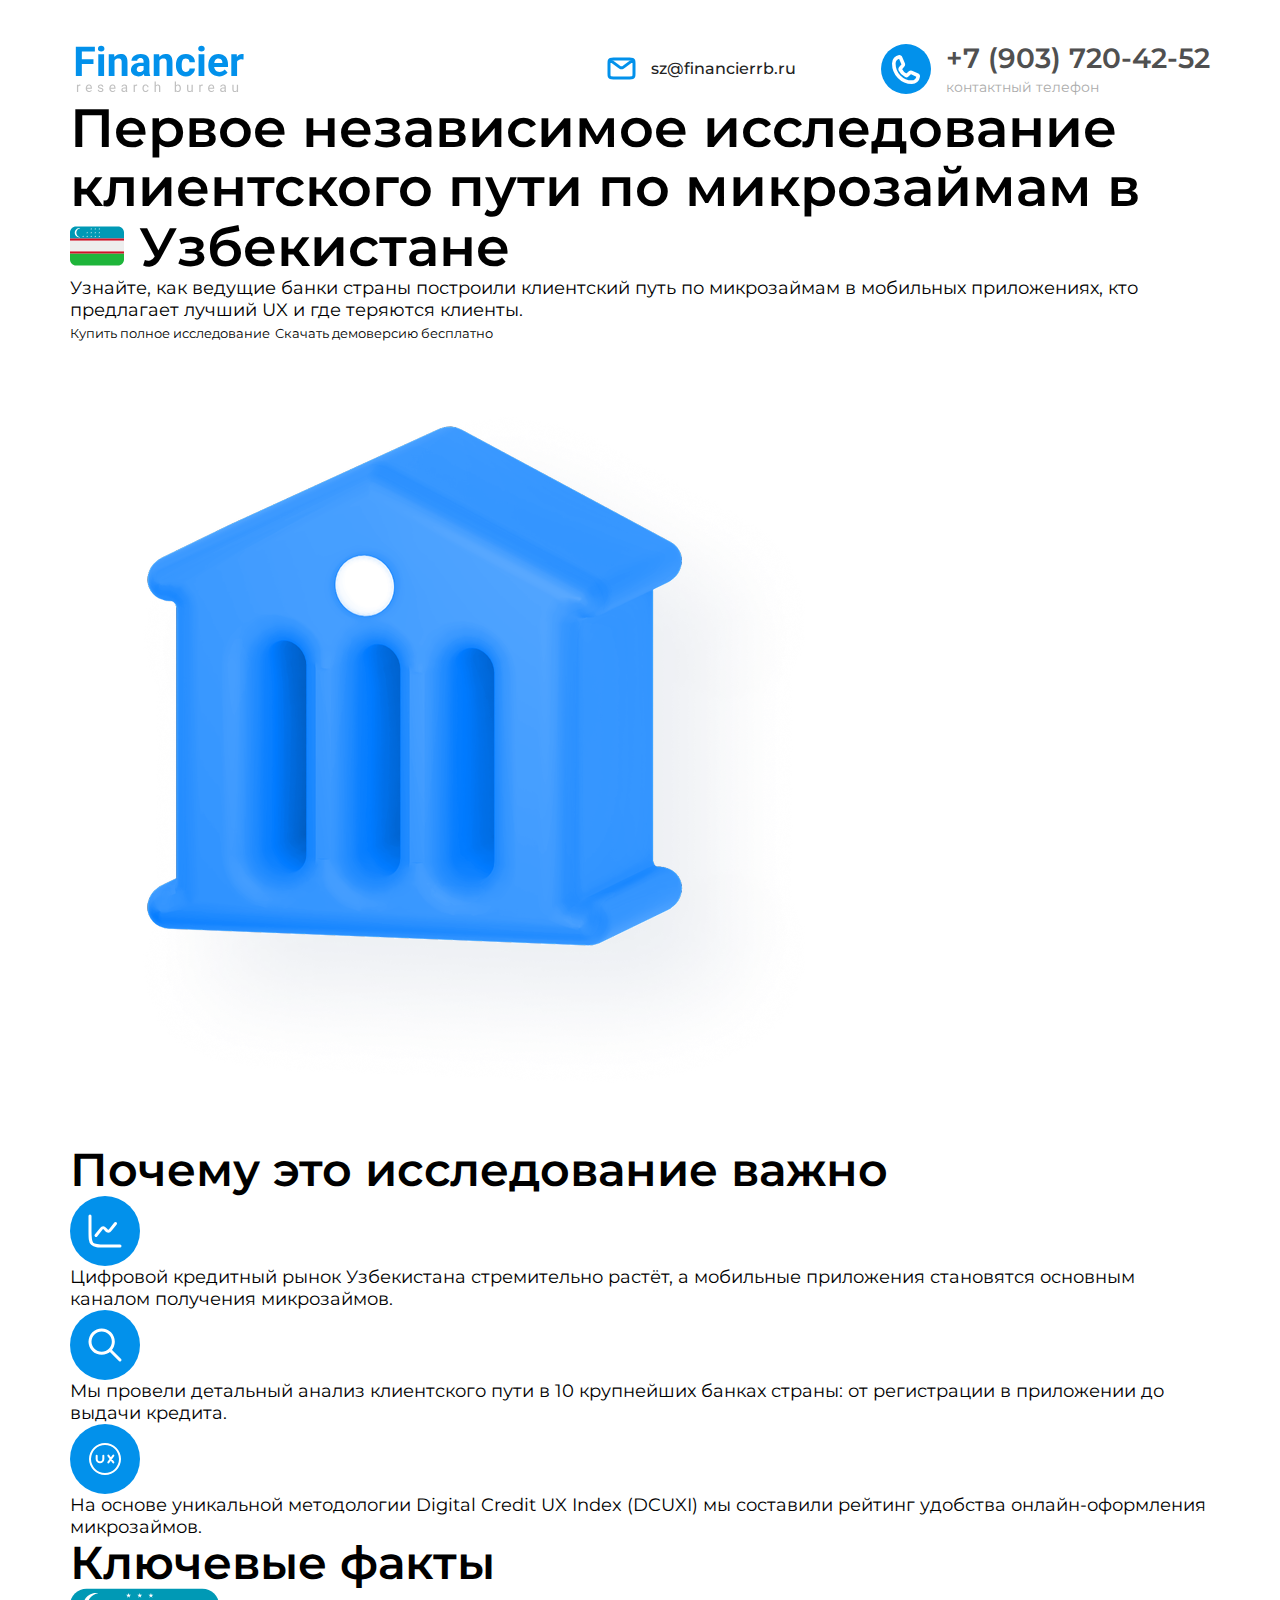
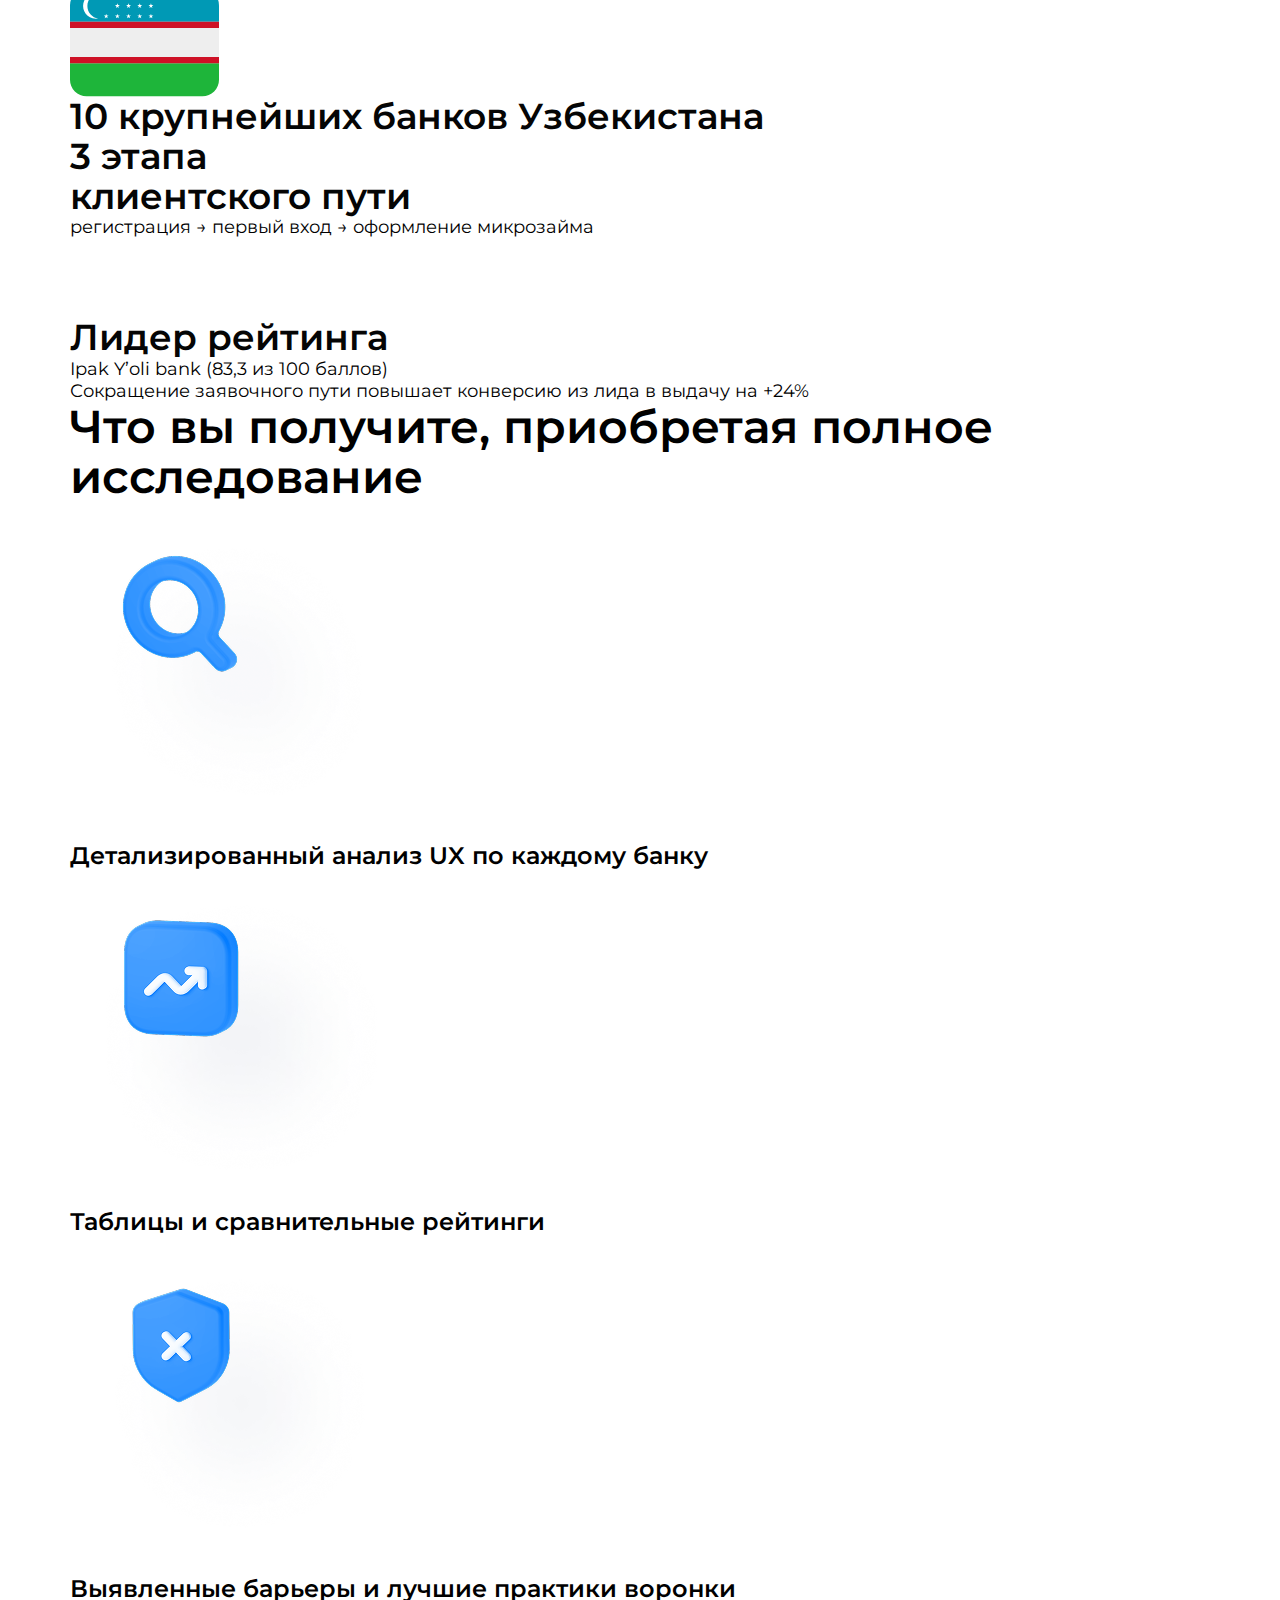
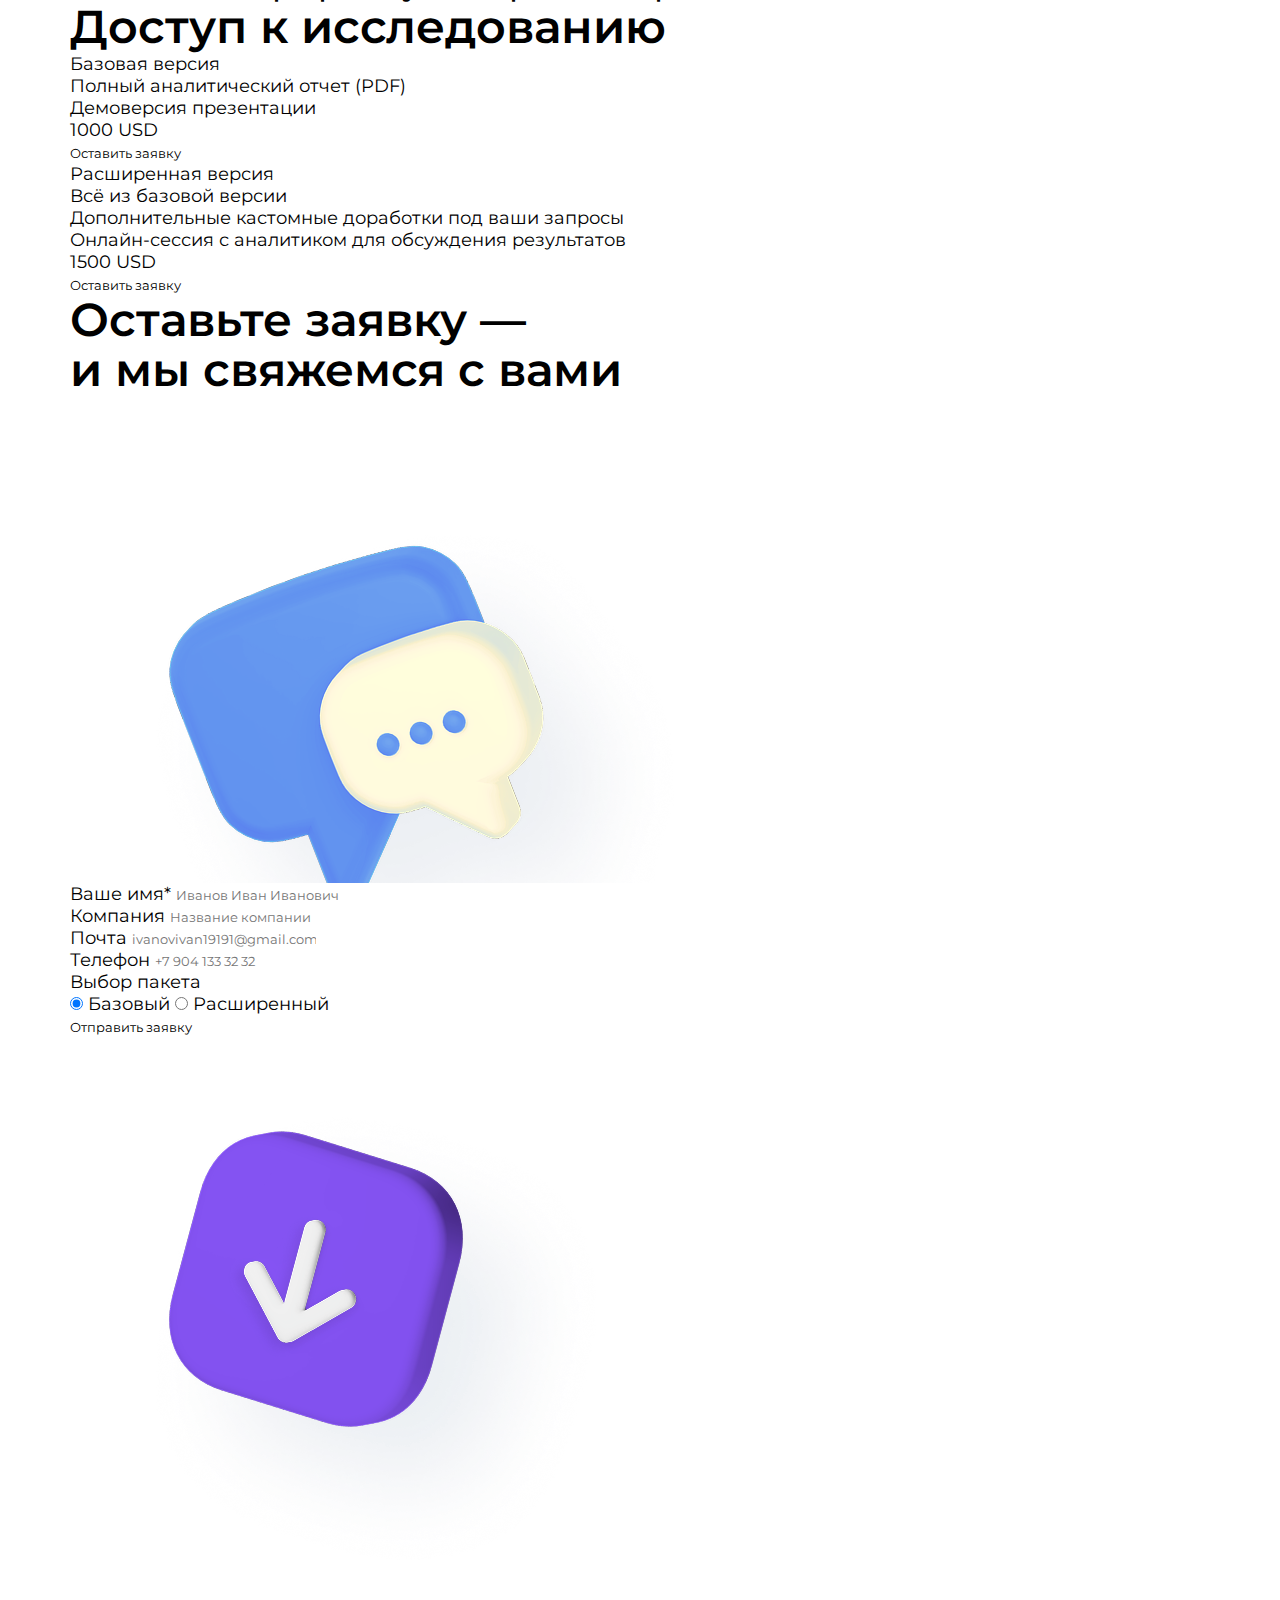
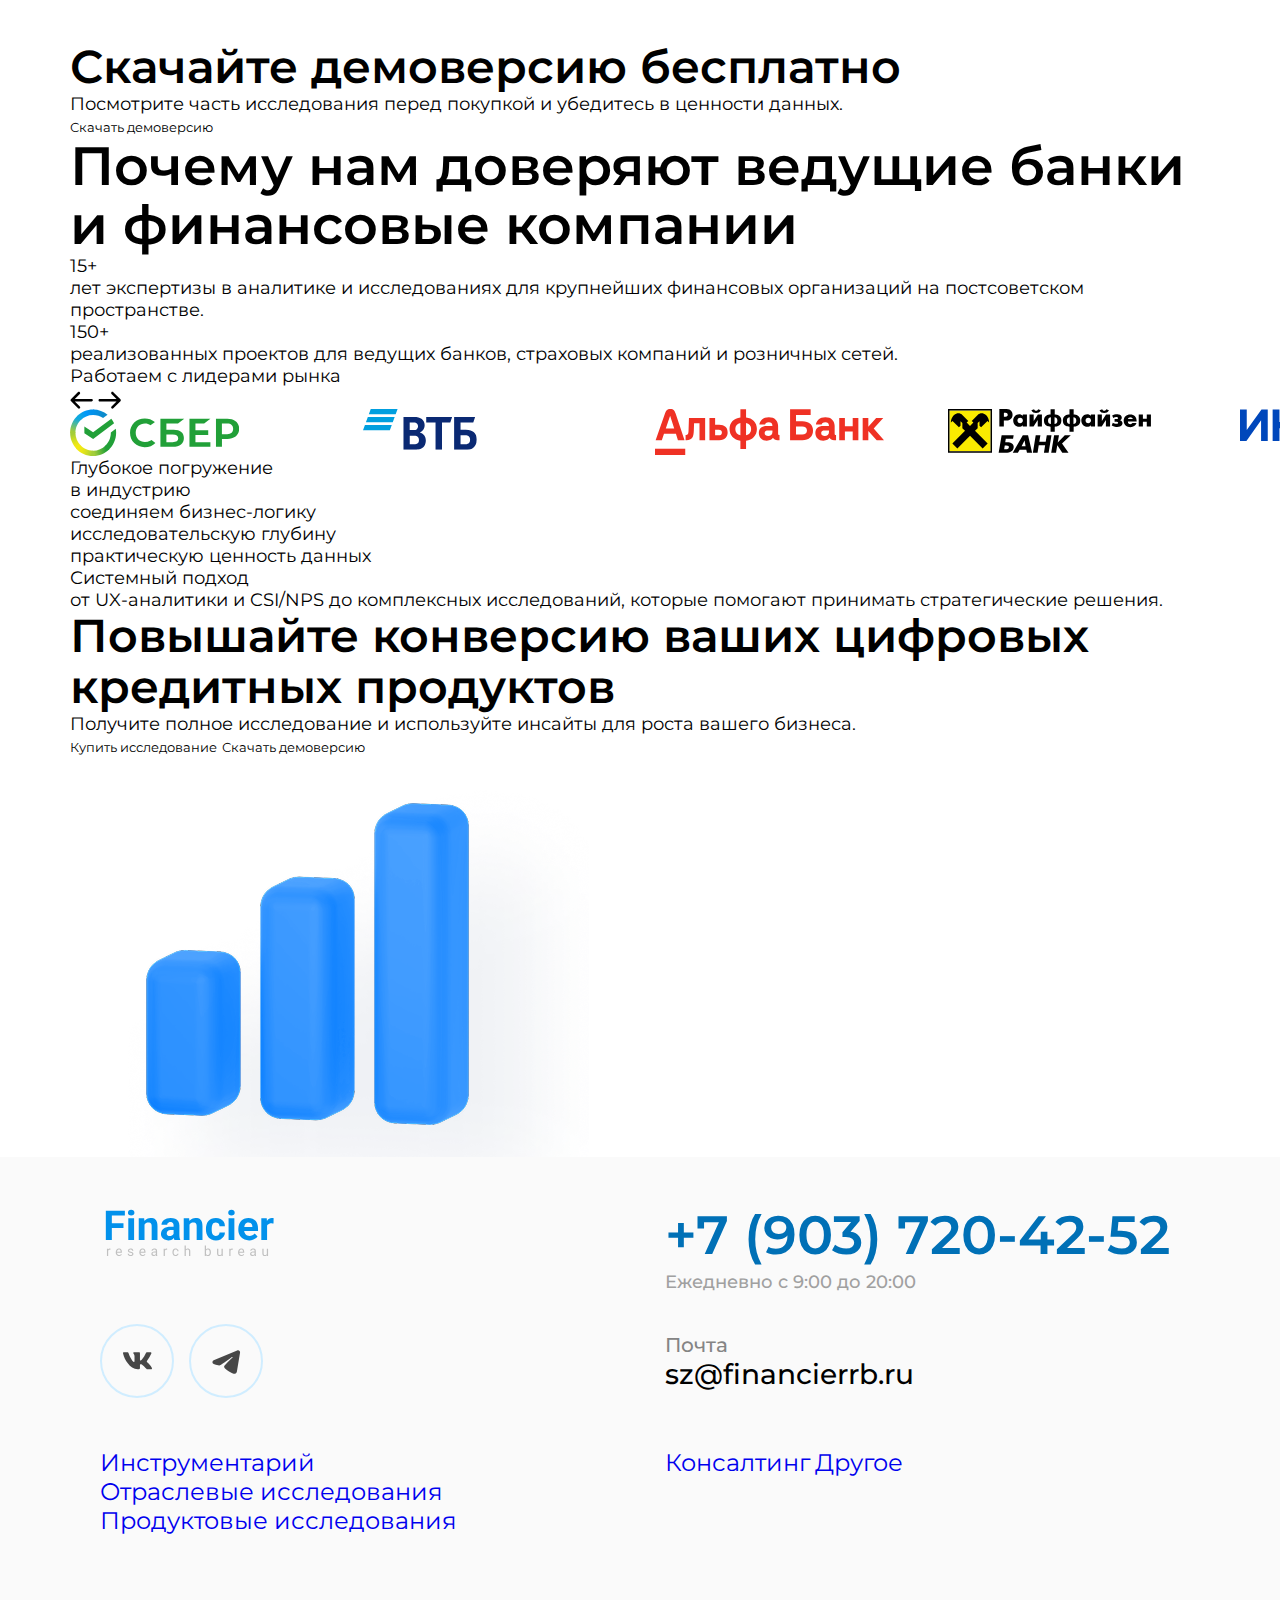
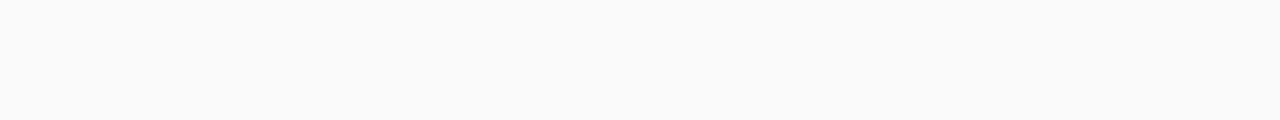
<file: microloans.html>
<!DOCTYPE html>
<html lang="en">
<head>
    <meta charset="UTF-8" />
    <meta http-equiv="X-UA-Compatible" content="IE=edge" />
    <meta name="viewport" content="width=device-width, initial-scale=1.0" />
    <title>Financier | Исследования и инсайты для решения бизнес-задач</title>

    <link rel="shortcut icon" href="img/favicon.ico" type="image/x-icon" />
    
    <link rel="preconnect" href="https://fonts.googleapis.com" />
    <link rel="preconnect" href="https://fonts.gstatic.com" crossorigin />
    <link href="https://fonts.googleapis.com/css2?family=Montserrat:wght@100..900&display=swap" rel="stylesheet" />
    
    <link rel="stylesheet" href="https://cdn.jsdelivr.net/npm/swiper@11/swiper-bundle.min.css" />

    <link href="./css/main.css" rel="stylesheet" />
</head>
<body>
    
    <header class="header">
        <div class="container">
            <a href="/" class="logo">
                <img src="./img/logo.svg" alt="Financier" />
            </a>
            <a href="mailto:sz@financierrb.ru" class="mail">
                <img src="./img/icons/mail.svg" alt="mail" />
                sz@financierrb.ru
            </a>
            <div class="tel">
                <a href="tel:+7 (903) 720-42-52">
                    <img src="./img/icons/tel.svg" alt="tel" />        
                </a>
                <div>
                    <p>+7 (903) 720-42-52</p>
                    <span>контактный телефон</span>
                </div>
            </div>
        </div>
    </header>

    <main class="microloans-main">
        <div class="container">
            <div class="offer">
                <h1>
                    Первое независимое <span>исследование</span> клиентского пути <span>по микрозаймам</span> в <br>
                    <svg width="54" height="40" viewBox="0 0 54 40" fill="none" xmlns="http://www.w3.org/2000/svg">
                        <path d="M0 6.5V12.5H54V6.5C54 4.9087 53.3679 3.38258 52.2426 2.25736C51.1174 1.13214 49.5913 0.5 48 0.5H6C4.4087 0.5 2.88258 1.13214 1.75736 2.25736C0.632141 3.38258 0 4.9087 0 6.5Z" fill="#0099B5"/>
                        <path d="M54 33.5V27.5H0V33.5C0 35.0913 0.632141 36.6174 1.75736 37.7426C2.88258 38.8679 4.4087 39.5 6 39.5H48C49.5913 39.5 51.1174 38.8679 52.2426 37.7426C53.3679 36.6174 54 35.0913 54 33.5Z" fill="#1EB53A"/>
                        <path d="M0 12.5H54V14.75H0V12.5ZM0 25.25H54V27.5H0V25.25Z" fill="#CE1126"/>
                        <path d="M0 20V25.25H54V14.75H0V20Z" fill="#EEEEEE"/>
                        <path d="M6.30051 6.74006C6.30063 5.63417 6.69238 4.56406 7.40627 3.71947C8.12017 2.87487 9.11009 2.31037 10.2005 2.12606C9.52924 2.01212 8.84119 2.04601 8.18438 2.22538C7.52756 2.40476 6.91779 2.72528 6.39762 3.1646C5.87744 3.60392 5.45939 4.15145 5.17263 4.76898C4.88587 5.38652 4.7373 6.05919 4.7373 6.74006C4.7373 7.42093 4.88587 8.0936 5.17263 8.71113C5.45939 9.32867 5.87744 9.8762 6.39762 10.3155C6.91779 10.7548 7.52756 11.0754 8.18438 11.2547C8.84119 11.4341 9.52924 11.468 10.2005 11.3541C9.11009 11.1697 8.12017 10.6052 7.40627 9.76065C6.69238 8.91606 6.30063 7.84594 6.30051 6.74006ZM13.325 10.1946L13.115 9.54806L12.905 10.1946H12.224L12.7745 10.5951L12.5645 11.2416L13.115 10.8411L13.664 11.2416L13.454 10.5951L14.0045 10.1946H13.325ZM17.378 10.1946L17.168 9.54806L16.958 10.1946H16.2785L16.829 10.5951L16.619 11.2416L17.168 10.8411L17.7185 11.2416L17.5085 10.5951L18.059 10.1946H17.378ZM17.168 5.80406L16.958 6.45056H16.2785L16.829 6.85106L16.619 7.49756L17.168 7.09706L17.7185 7.49756L17.5085 6.85106L18.059 6.45056H17.378L17.168 5.80406ZM21.4325 10.1946L21.2225 9.54806L21.0125 10.1946H20.333L20.882 10.5951L20.672 11.2416L21.2225 10.8411L21.773 11.2416L21.563 10.5951L22.112 10.1946H21.4325ZM21.2225 5.80406L21.0125 6.45056H20.333L20.882 6.85106L20.672 7.49756L21.2225 7.09706L21.773 7.49756L21.563 6.85106L22.112 6.45056H21.4325L21.2225 5.80406ZM21.2225 2.06006L21.0125 2.70656H20.333L20.882 3.10706L20.672 3.75356L21.2225 3.35306L21.773 3.75356L21.563 3.10706L22.112 2.70656H21.4325L21.2225 2.06006ZM25.487 10.1946L25.277 9.54806L25.067 10.1946H24.386L24.9365 10.5951L24.7265 11.2416L25.277 10.8411L25.826 11.2416L25.616 10.5951L26.1665 10.1946H25.487ZM25.277 5.80406L25.067 6.45056H24.386L24.9365 6.85106L24.7265 7.49756L25.277 7.09706L25.826 7.49756L25.616 6.85106L26.1665 6.45056H25.487L25.277 5.80406ZM25.277 2.06006L25.067 2.70656H24.386L24.9365 3.10706L24.7265 3.75356L25.277 3.35306L25.826 3.75356L25.616 3.10706L26.1665 2.70656H25.487L25.277 2.06006ZM29.54 10.1946L29.33 9.54806L29.12 10.1946H28.4405L28.991 10.5951L28.781 11.2416L29.33 10.8411L29.8805 11.2416L29.6705 10.5951L30.221 10.1946H29.54ZM29.33 5.80406L29.12 6.45056H28.4405L28.991 6.85106L28.781 7.49756L29.33 7.09706L29.8805 7.49756L29.6705 6.85106L30.221 6.45056H29.54L29.33 5.80406ZM29.33 2.06006L29.12 2.70656H28.4405L28.991 3.10706L28.781 3.75356L29.33 3.35306L29.8805 3.75356L29.6705 3.10706L30.221 2.70656H29.54L29.33 2.06006Z" fill="white"/>
                    </svg>
                    Узбекистане
                </h1>
                <p>Узнайте, как ведущие банки страны построили клиентский путь по микрозаймам в мобильных приложениях, кто предлагает лучший UX и где теряются клиенты.</p>
                <div class="actions">
                    <button class="btn primary">Купить полное исследование</button>
                    <button class="btn secondary">Скачать демоверсию бесплатно</button>
                </div>
            </div>
            <img src="./img/microloans-main.png" alt="main" class="main-img">
        </div>
    </main>

    <section class="importance-research">
        <div class="container">
            <div class="wrapper">
                <h2>Почему это исследование важно</h2>

                <div class="grid">
                    <div class="item">
                        <img src="./img/icons/importance-research/1.svg" alt="icon" class="icon">
                        <p>Цифровой кредитный рынок Узбекистана <span>стремительно растёт</span>, а мобильные приложения становятся <span>основным каналом получения микрозаймов</span>.</p>
                    </div>
                    <div class="item">
                        <img src="./img/icons/importance-research/2.svg" alt="icon" class="icon">
                        <p>Мы провели <span>детальный анализ</span> клиентского пути в <span>10 крупнейших банках страны</span>: от регистрации в приложении до выдачи кредита.</p>
                    </div>
                    <div class="item">
                        <img src="./img/icons/importance-research/3.svg" alt="icon" class="icon">
                        <p>На основе уникальной методологии <span>Digital Credit UX Index (DCUXI)</span> мы составили рейтинг удобства онлайн-оформления микрозаймов.</p>
                    </div>
                </div>
            </div>
        </div>
    </section>

    <section class="facts">
        <div class="container">
            <h2>Ключевые факты</h2>
            <div class="grid">
                <div class="item">
                    <img src="./img/facts/flag.svg" alt="flag">
                    <h3>10 крупнейших банков Узбекистана</h3>
                </div>
                <div class="item">
                    <div>
                        <h3>3 этапа <br/>клиентского пути</h3>
                        <p>регистрация → первый вход → оформление микрозайма</p>
                    </div>
                </div>
                <div class="item">
                    <img src="./img/facts/bank-logo.svg" alt="bank-logo">
                    <div>
                        <h3>Лидер рейтинга</h3>
                        <p>Ipak Y’oli bank (83,3 из 100 баллов)</p>
                    </div>
                </div>
                <div class="item">
                    <p>Сокращение заявочного пути повышает конверсию из лида в выдачу на +24%</p>
                </div>
            </div>
        </div>
    </section>

    <section class="what-you-will-get">
        <div class="container">
            <h2>Что вы получите, приобретая полное исследование</h2>
            <div class="grid">
                <div class="item">
                    <img src="./img/what-you-will-get/1.png" alt="icon">
                    <h4>Детализированный анализ UX по каждому банку</p>
                </div>
                <div class="item">
                    <img src="./img/what-you-will-get/2.png" alt="icon">
                    <h4>Таблицы и сравнительные рейтинги</p>
                </div>
                <div class="item">
                    <img src="./img/what-you-will-get/3.png" alt="icon">
                    <h4>Выявленные барьеры и лучшие практики воронки</p>
                </div>
            </div>
        </div>
    </section>

    <section class="access-research">
        <div class="container">
            <h2>Доступ к исследованию</h2>
            <div class="grid">
                <div class="item">
                    <p class="title">Базовая версия</h4>
                    <ul>
                        <li>Полный аналитический отчет (PDF)</li>
                        <li>Демоверсия презентации</li>
                    </ul>
                    <p class="price">1000 USD</p>
                    <button class="btn primary">Оставить заявку</button>
                </div>
                <div class="item">
                    <p class="title">Расширенная версия</h4>
                    <ul>
                        <li>Всё из базовой версии</li>
                        <li>Дополнительные кастомные доработки под ваши запросы</li>
                        <li>Онлайн-сессия с аналитиком для обсуждения результатов</li>
                    </ul>
                    <p class="price">1500 USD</p>
                    <button class="btn primary">Оставить заявку</button>
                </div>
            </div>
        </div>
    </section>

    <section class="form-section">
        <div class="container">
            <div class="wrapper">
                <div class="head">
                    <h2>Оставьте заявку — <br>и мы свяжемся с вами</h2>
                    <img src="./img/form.png" alt="form">
                </div>
                <form class="form">
                    <div class="text-field full-width">
                        <label>Ваше имя*</label>
                        <input type="text" placeholder="Иванов Иван Иванович">
                    </div>
                    <div class="text-field full-width">
                        <label>Компания</label>
                        <input type="text" placeholder="Название компании">
                    </div>
                    <div class="text-field">
                        <label>Почта</label>
                        <input type="text" placeholder="ivanovivan19191@gmail.com">
                    </div>
                    <div class="text-field">
                        <label>Телефон</label>
                        <input type="text" placeholder="+7 904 133 32 32">
                    </div>
                    <div class="radio-field full-width">
                        <label>Выбор пакета</label>
                        <div class="options">
                            <label>
                                <input type="radio" name="packet" value="basic" checked>
                                <span>Базовый</span>
                            </label>
                            <label>
                                <input type="radio" name="packet" value="advanced">
                                <span>Расширенный</span>
                            </label>
                        </div>
                    </div>
                    <button class="btn primary" type="submit">Отправить заявку</button>
                </form>
            </div>
        </div>
    </section>

    <section class="download-demo">
        <div class="container">
            <div class="wrapper">
                <img src="./img/download-demo.png" alt="demo">
                <div>
                    <h2>Скачайте демоверсию бесплатно</h2>
                    <p>Посмотрите часть исследования перед покупкой и убедитесь в ценности данных.</p>
                    <button class="btn secondary">Скачать демоверсию</button>
                </div>
            </div>
        </div>
    </section>

    <section class="why-trust-us">
        <div class="container">
            <h1><span>Почему нам доверяют</span> ведущие банки и финансовые компании</h2>
            <div class="grid">
                <div class="item">
                    <p>15+</p>
                    <p><span>лет экспертизы</span> в аналитике и исследованиях для крупнейших финансовых организаций на постсоветском пространстве.</p>
                </div>
                <div class="item">
                    <p>150+</p>
                    <p><span>реализованных проектов</span> для ведущих банков, страховых компаний и розничных сетей.</p>
                </div>
                <div class="slider">
                    <div class="head">
                        <p class="title">Работаем с лидерами рынка</h2>
                        <div class="navigation">
                            <button class="microloans-partners-prev">
                                <img src="./img/icons/arrow-left.svg" alt="prev" />
                            </button>
                            <button class="microloans-partners-next">
                                <img src="./img/icons/arrow-right.svg" alt="next" />
                            </button>
                        </div>
                    </div>
                    <div class="microloans-partners-slider swiper-container">
                        <div class="swiper-wrapper">
                            <div class="swiper-slide">
                                <img src="./img/partners/1.svg" alt="client">
                            </div>
                            <div class="swiper-slide">
                                <img src="./img/partners/2.svg" alt="client" />
                            </div>
                            <div class="swiper-slide">
                                <img src="./img/partners/6.svg" alt="client" />
                            </div>
                            <div class="swiper-slide">
                                <img src="./img/partners/3.svg" alt="client" />
                            </div>
                            <div class="swiper-slide">
                                <img src="./img/partners/4.svg" alt="client">
                            </div>
                            <div class="swiper-slide">
                                <img src="./img/partners/5.svg" alt="client" />
                            </div>
                        </div>
                    </div>
                </div>
                <div class="item">
                    <p>Глубокое погружение <br />в индустрию</p>
                    <ul>
                        <li>соединяем бизнес-логику</li>
                        <li>исследовательскую глубину</li>
                        <li>практическую ценность данных</li>
                    </ul>
                </div>
                <div class="item">
                    <p>Системный подход</p>
                    <p>от <span>UX-аналитики</span> и <span>CSI/NPS</span> до <span>комплексных исследований</span>, которые помогают принимать стратегические решения.</p>
                </div>
            </div>
        </div>
    </section>

    <section class="offer-banner">
        <div class="container">
            <div class="wrapper">
                <div>
                    <h2>Повышайте конверсию ваших цифровых кредитных продуктов</h2>
                    <p>Получите полное исследование и используйте инсайты для роста вашего бизнеса.</p>
                    <div class="actions">
                        <button class="btn primary">Купить исследование</button>
                        <button class="btn primary">Скачать демоверсию</button>
                    </div>
                </div>
                <img src="./img/offer-banner.png" alt="banner">
            </div>
        </div>
    </section>

    <footer class="footer">
        <div>
            <a href="/" class="logo">
                <img src="./img/logo.svg" alt="Financier" />
            </a>
            <div class="social-media">
                <button class="social-media__item">
                    <svg xmlns="http://www.w3.org/2000/svg" width="29" height="18" viewBox="0 0 29 18" fill="none">
                        <path d="M27.8347 17.3258H24.6594C23.4586 17.3258 23.0968 16.366 20.9442 14.2406C19.063 12.4516 18.2684 12.2291 17.7926 12.2291C17.1344 12.2291 16.9549 12.4076 16.9549 13.3015V16.1189C16.9549 16.8809 16.7044 17.3271 14.6868 17.3271C12.7294 17.1974 10.8313 16.6106 9.14878 15.6152C7.46624 14.6198 6.04744 13.2442 5.00924 11.6017C2.54499 8.57363 0.829876 5.02055 0 1.22436C0 0.754787 0.180889 0.329151 1.08812 0.329151H4.26064C5.07603 0.329151 5.36963 0.68751 5.68966 1.51544C7.23001 5.98874 9.85847 9.87988 10.9257 9.87988C11.3348 9.87988 11.5129 9.70139 11.5129 8.69497V4.08711C11.3779 1.98501 10.2467 1.80789 10.2467 1.04724C10.261 0.846561 10.354 0.659292 10.506 0.525209C10.658 0.391126 10.857 0.320793 11.0607 0.329151H16.0477C16.7295 0.329151 16.9549 0.664168 16.9549 1.46876V7.68854C16.9549 8.35995 17.2471 8.58238 17.453 8.58238C17.8621 8.58238 18.1766 8.35995 18.9266 7.62126C20.5336 5.68621 21.8469 3.53091 22.8254 1.22299C22.9251 0.945587 23.1143 0.708093 23.3638 0.546897C23.6134 0.3857 23.9096 0.309693 24.2072 0.330524H27.3811C28.3328 0.330524 28.5346 0.800097 28.3328 1.47013C27.1781 4.02161 25.7498 6.44371 24.0722 8.69497C23.7299 9.20985 23.5935 9.47759 24.0722 10.0817C24.3867 10.5513 25.4998 11.4685 26.247 12.3403C27.3352 13.4113 28.2382 14.6498 28.9214 16.0063C29.1941 16.8795 28.7405 17.3258 27.8347 17.3258Z" fill="#474747"/>
                    </svg>
                </button>
                <button class="social-media__item">
                    <svg xmlns="http://www.w3.org/2000/svg" width="33" height="34" viewBox="0 0 33 34" fill="none">
                        <path fill-rule="evenodd" clip-rule="evenodd" d="M27.1931 6.41841C27.5329 6.2754 27.9048 6.22607 28.2702 6.27557C28.6355 6.32507 28.9809 6.47158 29.2703 6.69985C29.5598 6.92813 29.7828 7.22982 29.9162 7.57353C30.0495 7.91723 30.0882 8.29039 30.0284 8.65416L26.9099 27.57C26.6074 29.3947 24.6054 30.441 22.932 29.5322C21.5323 28.7718 19.4533 27.6003 17.5833 26.3779C16.6483 25.766 13.7841 23.8067 14.1361 22.4124C14.4386 21.2203 19.2511 16.7405 22.0011 14.0772C23.0805 13.0308 22.5883 12.4272 21.3136 13.3897C18.1484 15.7794 13.0664 19.4135 11.3861 20.4365C9.90389 21.3385 9.13114 21.4925 8.20714 21.3385C6.52139 21.058 4.95802 20.6235 3.68202 20.0942C1.95777 19.3792 2.04164 17.0087 3.68064 16.3184L27.1931 6.41841Z" fill="#474747"/>
                    </svg>
                </button>
            </div>
        </div>
        <div>
            <a href="tools" class="link">Инструментарий</a>
            <a href="examples_2" class="link">Отраслевые исследования</a>
            <a href="examples_1" class="link">Продуктовые исследования</a>
        </div>
        <div>
            <a href="examples_0" class="link">Консалтинг</a>
            <a href="examples_3" class="link">Другое</a>
        </div>
        <div>
            <div class="tel">
                <a href="tel:+7 (903) 720-42-52">+7 (903) 720-42-52</a>
                <p>Ежедневно с 9:00 до 20:00</p>
            </div> 

            <div class="mail">
                <p>Почта</p>
                <a href="mailto:sz@financierrb.ru">sz@financierrb.ru</a>
            </div>
        </div> 
    </footer>
    
    <script src="https://cdn.jsdelivr.net/npm/swiper@11/swiper-bundle.min.js"></script>
    <script src="js/microloans.js"></script>
</body>
</html>
</file>
<file: css/main.css>
@charset "UTF-8";
/*Обнуление*/
* {
  padding: 0;
  margin: 0;
  border: 0;
}

*, *:before, *:after {
  box-sizing: border-box;
}

:focus, :active {
  outline: none;
}

a:focus, a:active {
  outline: none;
}

nav, footer, header, aside {
  display: block;
}

html, body {
  height: 100%;
  width: 100%;
  font-size: 100%;
  line-height: 1;
  font-size: 14px;
  -ms-text-size-adjust: 100%;
  -moz-text-size-adjust: 100%;
  -webkit-text-size-adjust: 100%;
}

input, button, textarea {
  font-family: inherit;
}

input::-ms-clear {
  display: none;
}

button {
  background: none;
  border: none;
  cursor: pointer;
}

button::-moz-focus-inner {
  padding: 0;
  border: 0;
}

a, a:visited {
  text-decoration: none;
}

a:hover {
  text-decoration: none;
}

ul li {
  list-style: none;
}

img {
  vertical-align: top;
}

h1, h2, h3, h4, h5, h6 {
  font-size: inherit;
  font-weight: inherit;
}

input, button {
  outline: none;
  box-shadow: none;
}

.btn:focus {
  box-shadow: none;
}

ul {
  margin: 0;
  padding: 0;
}

p {
  margin: 0;
}

/*--------------------*/
body {
  font-family: "Montserrat", sans-serif;
  font-weight: 400;
  font-style: normal;
  color: #000;
  font-size: 18px;
  line-height: normal;
}

.container {
  width: 1400px;
  margin: 0 auto;
}
@media screen and (max-width: 1450px) {
  .container {
    width: 1140px;
  }
}
@media screen and (max-width: 1200px) {
  .container {
    width: 960px;
  }
}
@media screen and (max-width: 991px) {
  .container {
    width: 720px;
  }
}
@media screen and (max-width: 761px) {
  .container {
    width: calc(100% - 30px);
  }
}

h1 {
  font-size: 54px;
  font-weight: 600;
  line-height: 110%;
}

h2 {
  font-size: 46px;
  font-weight: 600;
  line-height: 110%;
}

h3 {
  color: #050505;
  font-size: 36px;
  font-weight: 600;
  line-height: 110%;
}

h4 {
  font-size: 24px;
  font-weight: 600;
  line-height: 110%;
}

.header .container {
  padding-top: 38px;
  display: flex;
  align-items: center;
}
.header .mail {
  margin-left: auto;
  display: flex;
  align-items: center;
  gap: 15px;
  color: #222;
  font-size: 16px;
  font-weight: 500;
  margin-right: 85px;
}
.header .tel {
  display: flex;
  align-items: center;
  gap: 15px;
}
.header .tel p {
  color: #505050;
  font-size: 28px;
  font-weight: 600;
}
.header .tel span {
  color: #ABABAB;
  font-size: 14px;
}

.main {
  overflow-x: hidden;
}
.main .container {
  display: flex;
}
.main .offer {
  min-width: 800px;
  margin-top: 170px;
  margin-right: 38px;
}
.main .offer span {
  color: #626262;
  font-size: 16px;
  font-weight: 700;
}
.main .offer h1 {
  margin: 37px 0 68px;
}
.main .offer p {
  font-size: 18px;
  width: 620px;
}
.main img {
  width: 763px;
}

.partners {
  padding-top: 17px;
}
.partners .container {
  border-radius: 45px;
  border: 2px solid rgba(0, 0, 0, 0.2);
  padding: 55px 80px;
}
.partners h4 {
  color: #696969;
}
.partners .wrapper {
  margin-top: 33px;
  display: flex;
  justify-content: space-between;
  align-items: center;
}

.principles {
  padding-top: 158px;
}
.principles .wrapper {
  margin-top: 50px;
  display: grid;
  grid-template-columns: repeat(3, 1fr);
  gap: 28px;
}
.principles .item {
  width: 100%;
  height: 100%;
  border-radius: 25px;
  background-color: #fff;
  box-shadow: 0 4px 33px 0 rgba(118, 146, 214, 0.15);
  padding: 25px;
}
.principles .item .icon {
  width: 80px;
  height: 80px;
  border-radius: 15px;
  background-color: #E2E5FF;
  display: flex;
  align-items: center;
  justify-content: center;
}
.principles .item h4 {
  margin: 30px 0 15px;
  line-height: 130%;
}
.principles .item p {
  line-height: 150%;
}

.tools {
  padding-top: 158px;
}
.tools .tools-slider {
  position: relative;
  overflow: hidden;
  margin-top: 40px;
  height: 692px;
  border-radius: 20px;
  background: #FFF;
  box-shadow: 0 4px 30px 0 rgba(118, 146, 214, 0.15);
}
.tools .tools-slider .swiper-slide {
  padding: 45px;
  background-repeat: no-repeat;
  background-position: center center;
  background-size: cover;
  position: relative;
}
.tools .tools-slider .swiper-slide > p {
  width: 510px;
  margin-top: 12px;
}
.tools .tools-slider .swiper-slide .stack {
  width: -moz-max-content;
  width: max-content;
  padding: 15px 20px;
  border-radius: 20px;
  background: rgba(255, 255, 255, 0.7);
  -webkit-backdrop-filter: blur(8px);
          backdrop-filter: blur(8px);
}
.tools .tools-slider .swiper-slide .stack__title {
  margin-bottom: 10px;
  color: #242424;
  font-size: 18px;
  font-weight: 600;
}
.tools .tools-slider .swiper-slide .stack__wrapper {
  display: flex;
  align-items: center;
  gap: 20px;
}
.tools .tools-slider .swiper-slide .content {
  position: absolute;
  top: 315px;
  left: 0;
  display: grid;
  grid-template-columns: repeat(3, 1fr);
  gap: 50px;
  width: 100%;
  padding: 0 45px;
}
.tools .tools-slider .swiper-slide .content .item .icon {
  width: 75px;
  height: 75px;
  border-radius: 50%;
  background-color: #fff;
  box-shadow: 0 2px 35px 0 rgba(218, 235, 255, 0.5);
  display: flex;
  align-items: center;
  justify-content: center;
  margin-bottom: 25px;
}
.tools .tools-slider .swiper-slide .content .item p {
  color: #050505;
  font-weight: 500;
  line-height: 150%;
}
.tools .tools-slider .swiper-slide.desk-research .stack {
  position: absolute;
  top: 45px;
  right: 190px;
}
.tools .tools-slider .swiper-slide.big-data-research .stack {
  margin-top: 145px;
}
.tools .tools-slider .swiper-slide.qualitative-research .content {
  grid-template-columns: 1fr 1fr;
}
.tools .tools-slider .control {
  width: 100%;
  height: 30px;
  position: absolute;
  z-index: 1;
  bottom: 50px;
  left: 0;
  display: flex;
  align-items: center;
  padding: 0 45px;
}
.tools .tools-slider__navigation {
  display: flex;
  gap: 15px;
}
.tools .tools-slider__navigation > button {
  width: 57px;
  height: 57px;
  border-radius: 50%;
  display: flex;
  align-items: center;
  justify-content: center;
  background-color: #fff;
}
.tools .tools-slider__pagination {
  margin-left: 180px;
  display: flex;
  gap: 15px;
}
.tools .tools-slider__pagination .bullet {
  width: 8px;
  height: 8px;
  border-radius: 50%;
  background-color: #3145A8;
  opacity: 0.3;
  transition: all 0.2s ease;
  cursor: pointer;
}
.tools .tools-slider__pagination .bullet_active {
  border-radius: 10px;
  width: 100px;
  opacity: 0.7;
}
.tools .tools-slider__fraction {
  min-width: 100px;
  text-align: right;
  color: rgba(0, 0, 0, 0.3);
  font-size: 23px;
  font-weight: 600;
}
.tools .tools-slider__fraction span {
  color: #050505;
  font-size: 46px;
}

.examples {
  padding-top: 158px;
}
.examples .filter {
  margin: 30px 0 40px;
  display: flex;
  overflow-x: auto;
  gap: 15px;
}
.examples .filter__item {
  display: inline-flex;
  align-items: center;
  justify-content: center;
  padding: 0 25px;
  height: 53px;
  border-radius: 36px;
  background: #fff;
  color: #373737;
  font-size: 16px;
  font-weight: 600;
  box-shadow: 0px 3px 25px 0px rgba(118, 146, 214, 0.15);
  white-space: nowrap;
}
.examples .filter__item_active {
  background-color: #3162E0;
  color: #fff;
}
.examples .wrapper {
  display: grid;
  grid-template-columns: repeat(3, 1fr);
  grid-auto-rows: 440px;
  gap: 20px;
}
.examples .wrapper .item {
  width: 100%;
  height: 100%;
  background-color: #fff;
  border-radius: 20px;
  box-shadow: 0 4px 30px 0 rgba(118, 146, 214, 0.15);
  background-repeat: no-repeat;
  background-position: right bottom;
  background-size: contain;
  padding: 38px 23px;
  line-height: 120%;
}
.examples .wrapper .item h4 {
  font-weight: 500;
}

.clients {
  padding-top: 158px;
  padding-bottom: 120px;
}
.clients .head {
  display: flex;
}
.clients .head p {
  margin-left: 120px;
  line-height: 25px;
}
.clients .head .navigation {
  margin-left: auto;
  display: flex;
  gap: 15px;
}
.clients .head .navigation > button {
  width: 57px;
  height: 57px;
  border-radius: 50%;
  display: flex;
  align-items: center;
  justify-content: center;
  background-color: #fff;
}
.clients .clients-slider {
  overflow: hidden;
  padding: 35px 0;
}
.clients .clients-slider .swiper-slide {
  border-radius: 10px;
  background: linear-gradient(0deg, #FFF 0%, #FFF 100%), #F9F9FF;
  box-shadow: 0px 4px 30px 0px rgba(118, 146, 214, 0.15);
  height: 180px;
  display: flex;
  align-items: center;
  justify-content: center;
}
.clients .clients-slider .swiper-slide img {
  max-width: 90%;
}

.footer {
  background-color: #FAFAFA;
  padding: 45px 100px 185px;
  display: flex;
  justify-content: space-between;
}
.footer .social-media {
  display: flex;
  gap: 15px;
  margin-top: 61px;
}
.footer .social-media__item {
  width: 74px;
  height: 74px;
  border: 2px solid #D0EDFF;
  border-radius: 50%;
  display: flex;
  align-items: center;
  justify-content: center;
}
.footer .link {
  font-size: 24px;
  white-space: nowrap;
}
.footer .link:not(:last-child) {
  margin-bottom: 35px;
}
.footer .tel a {
  color: #0070B6;
  font-size: 54px;
  font-weight: 600;
}
.footer .tel p {
  color: #A0A0A0;
  font-weight: 500;
  line-height: 160%;
}
.footer .mail {
  margin-top: 37px;
}
.footer .mail p {
  color: #848484;
  font-size: 20px;
  font-weight: 500;
}
.footer .mail a {
  color: #000;
  font-size: 28px;
  font-weight: 500;
}

@media screen and (max-width: 1450px) {
  .main .offer {
    min-width: 450px;
  }
  .partners .container {
    padding: 35px 50px;
  }
  .partners .wrapper img {
    height: 34px;
  }
  .examples br {
    display: none;
  }
  .footer {
    display: grid;
    grid-template-columns: 1fr 1fr;
    gap: 50px;
  }
  .footer > div:first-child {
    order: 1;
  }
  .footer > div:nth-child(2) {
    order: 3;
  }
  .footer > div:nth-child(3) {
    order: 4;
  }
  .footer > div:last-child {
    order: 2;
  }
}
@media screen and (max-width: 1200px) {
  .main .offer {
    margin-top: 120px;
  }
  .main .offer h1 {
    margin: 15px 0 40px;
  }
  .main img {
    width: 500px;
    margin-top: 50px;
  }
  .partners {
    padding-top: 50px;
  }
  .partners .wrapper {
    justify-content: center;
    flex-wrap: wrap;
    gap: 50px 35px;
  }
  .partners .wrapper img {
    height: auto;
    max-width: 30%;
  }
  .tools .tools-slider .swiper-slide.desk-research .stack {
    position: static;
    margin-left: auto;
  }
  .footer {
    padding: 30px 15px 60px;
  }
  .footer .tel a {
    font-size: 48px;
  }
}
@media screen and (max-width: 991px) {
  body {
    font-size: 16px;
  }
  h1 {
    font-size: 24px;
    font-weight: 600;
    line-height: 30px;
  }
  h2 {
    font-size: 24px;
    font-weight: 600;
    line-height: normal;
  }
  h3 {
    font-size: 20px;
    line-height: 26px;
  }
  h4 {
    font-size: 17px;
    font-weight: 600;
    line-height: 25px;
  }
  .header .mail {
    display: none;
  }
  .header .tel {
    margin-left: auto;
  }
  .header .tel > div {
    display: none;
  }
  .main .container {
    flex-direction: column-reverse;
  }
  .main .offer {
    margin-top: 30px;
    width: 100%;
    min-width: auto;
  }
  .main .offer p {
    font-size: 16px;
  }
  .main img {
    margin-top: 0;
  }
  .principles {
    padding-top: 70px;
  }
  .principles .wrapper {
    margin-top: 30px;
    grid-template-columns: 1fr 1fr;
  }
  .principles .wrapper .item:last-child {
    grid-column: span 2;
  }
  .principles .wrapper .item:last-child h4 br {
    display: none;
  }
  .tools {
    padding-top: 90px;
  }
  .tools .tools-slider {
    margin-top: 30px;
  }
  .tools .tools-slider .swiper-slide .content {
    gap: 35px;
  }
  .tools .tools-slider .swiper-slide .content .item .icon {
    height: 65px;
    width: 65px;
  }
  .tools .tools-slider .swiper-slide .content .item .icon img {
    max-width: 50%;
  }
  .tools .tools-slider .swiper-slide .content .item p {
    font-size: 15px;
    line-height: 120%;
  }
  .tools .tools-slider .swiper-slide .content .item p br {
    display: none;
  }
  .tools .tools-slider .swiper-slide.desk-research .stack {
    margin-top: 25px;
    margin-left: 0;
  }
  .tools .tools-slider__pagination {
    display: none;
  }
  .tools .tools-slider__fraction {
    text-align: left;
  }
  .tools .tools-slider .control {
    flex-direction: row-reverse;
    justify-content: space-between;
  }
  .examples {
    padding-top: 70px;
  }
  .examples .filter {
    margin: 20px 0 15px;
    padding-bottom: 15px;
    gap: 10px;
  }
  .examples .filter__item {
    height: 48px;
    padding: 0 15px;
    font: 14px;
  }
  .examples .wrapper {
    grid-auto-rows: 350px;
  }
  .clients {
    padding-top: 70px;
  }
  .clients .container {
    position: relative;
    padding-bottom: 40px;
  }
  .clients .head {
    flex-direction: column;
  }
  .clients .head p {
    margin-left: 0;
    margin-top: 15px;
  }
  .clients .head .navigation {
    position: absolute;
    bottom: 0;
    right: 0;
  }
  .clients .clients-slider .swiper-slide {
    height: 95px;
  }
  .clients .clients-slider .swiper-slide img {
    max-height: 34px;
  }
  .footer .logo img {
    width: 130px;
  }
  .footer .social-media {
    margin-top: 30px;
    gap: 10px;
  }
  .footer .social-media__item {
    width: 50px;
    height: 50px;
  }
  .footer .social-media__item svg {
    max-width: 50%;
  }
  .footer .link {
    font-size: 16px;
  }
  .footer .link:not(:last-child) {
    margin-bottom: 15px;
  }
  .footer .tel a {
    font-size: 24px;
  }
  .footer .tel p {
    font-size: 13px;
  }
  .footer .mail p {
    font-size: 13px;
  }
  .footer .mail a {
    font-size: 16px;
    display: block;
    margin-top: 3px;
  }
}
@media screen and (max-width: 761px) {
  .header .container {
    padding-top: 25px;
  }
  .header .logo img {
    max-width: 130px;
  }
  .header .tel img {
    max-width: 50px;
  }
  .main .offer h1 {
    margin: 5px 0 20px;
  }
  .main .offer p {
    width: 100%;
  }
  .main img {
    width: 100%;
  }
  .partners .container {
    padding: 30px 15px;
  }
  .partners .wrapper img {
    max-width: 40%;
  }
  .principles .wrapper {
    grid-template-columns: 1fr;
  }
  .principles .wrapper .item:last-child {
    grid-column: span 1;
  }
  .principles .wrapper .item:last-child h4 br {
    display: block;
  }
  .tools .tools-slider {
    height: 950px;
  }
  .tools .tools-slider .swiper-slide {
    padding: 40px 15px 140px;
  }
  .tools .tools-slider .swiper-slide > p {
    width: 100%;
    margin-top: 9px;
  }
  .tools .tools-slider .swiper-slide .stack {
    max-width: 100%;
  }
  .tools .tools-slider .swiper-slide .stack__wrapper {
    flex-wrap: wrap;
  }
  .tools .tools-slider .swiper-slide .stack__wrapper img {
    height: 35px;
  }
  .tools .tools-slider .swiper-slide .content {
    position: static;
    margin-top: 65px;
    grid-template-columns: 1fr !important;
    padding: 0;
  }
  .tools .tools-slider .control {
    padding: 0 15px;
  }
  .examples .wrapper {
    grid-template-columns: 1fr;
  }
  .examples .wrapper .item {
    padding: 20px 50px 20px 15px;
  }
  .footer {
    grid-template-columns: 1fr;
    gap: 0;
    position: relative;
  }
  .footer .tel {
    margin-top: 20px;
  }
  .footer .mail {
    margin-top: 25px;
    margin-bottom: 130px;
  }
  .footer .social-media {
    position: absolute;
    left: 15px;
    top: 210px;
  }
  .footer .link {
    margin-bottom: 15px;
  }
}
</file>
